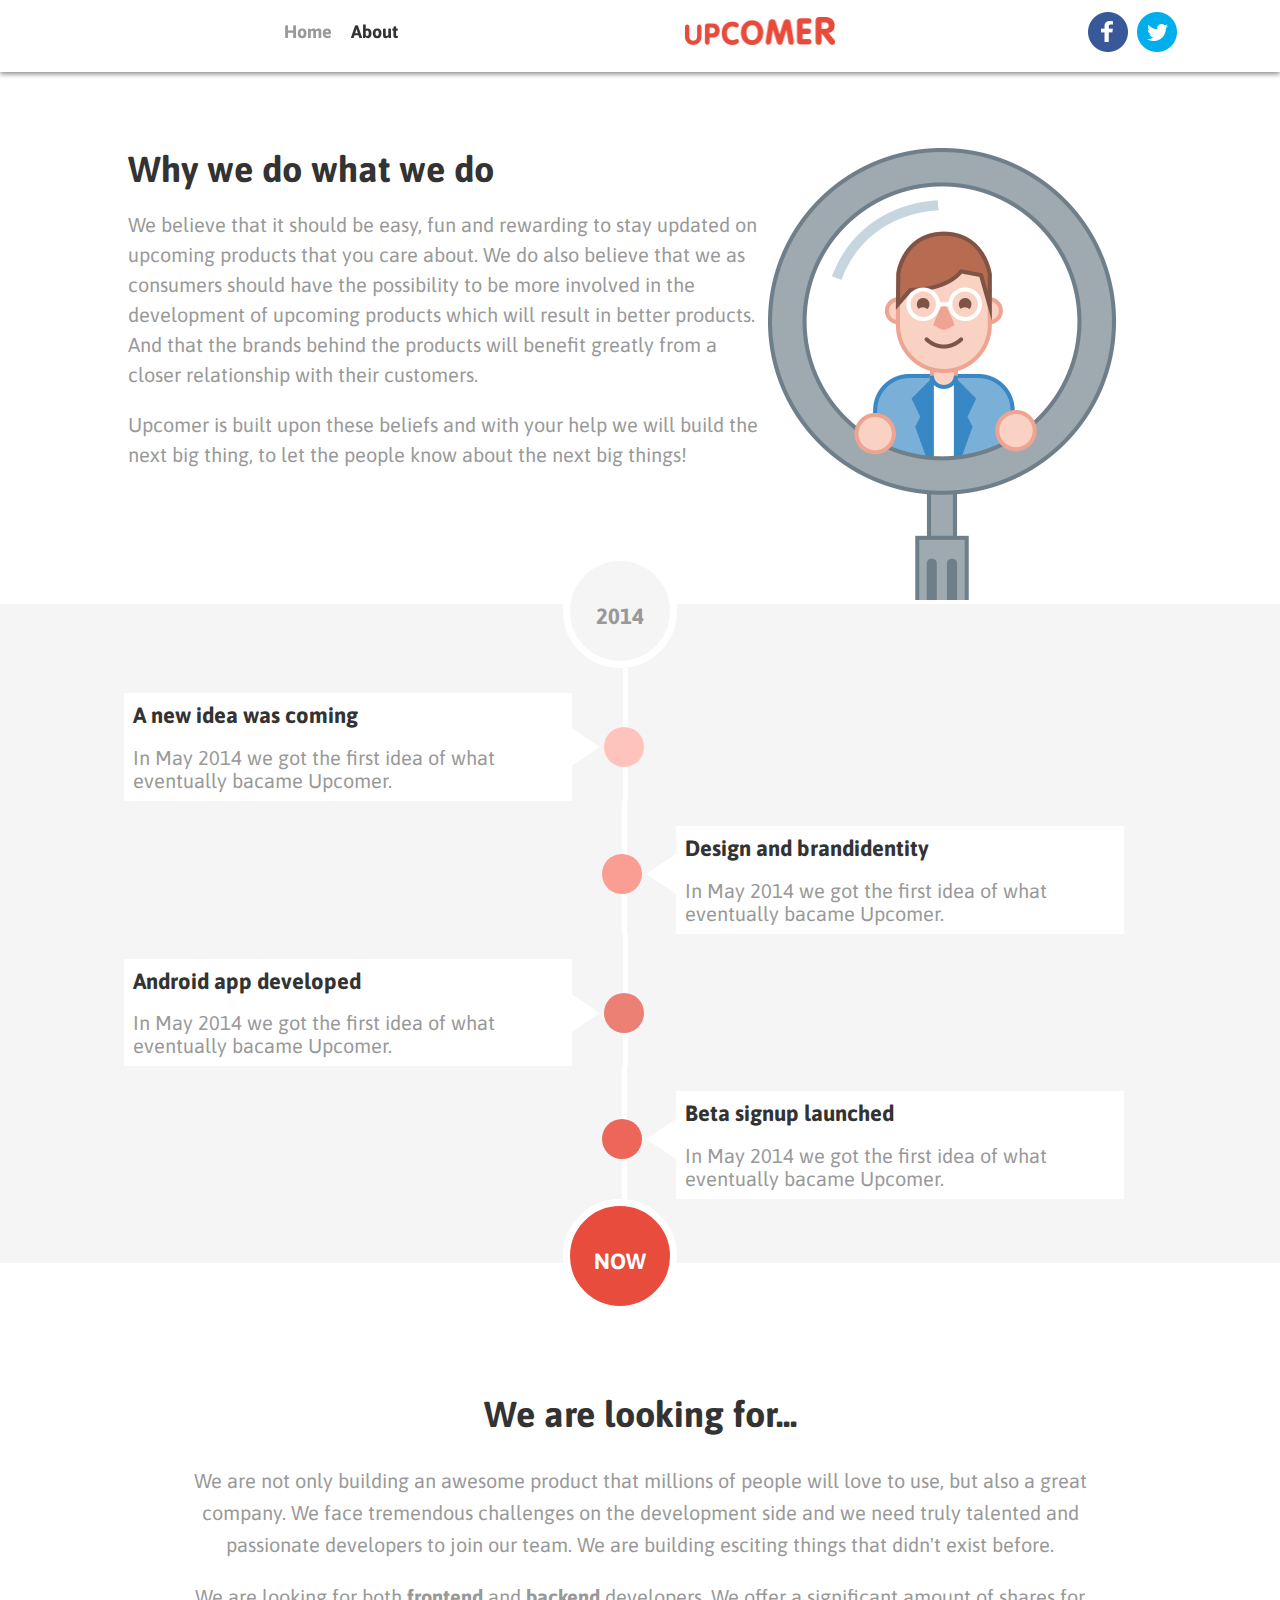
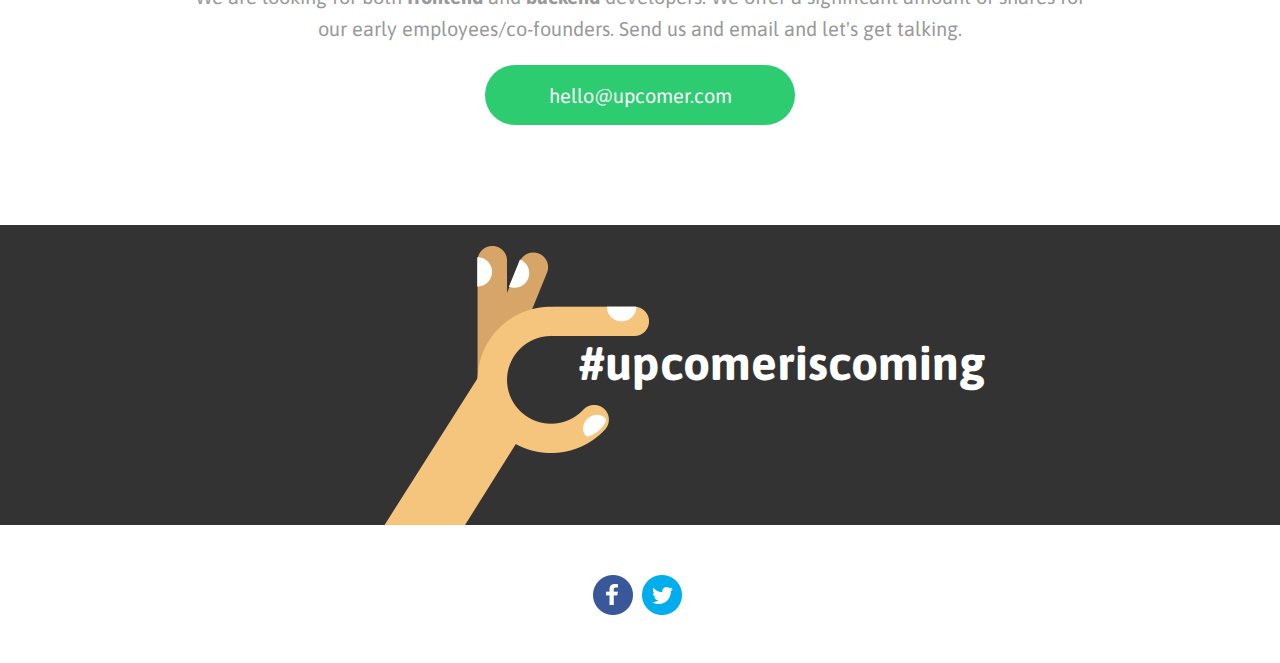
<file: about.html>
<!DOCTYPE html>
<html lang="en">
<head>
    <meta charset="UTF-8">
    <link rel="shortcut icon" href="images/icon.png" type="image/x-icon" />
    <title>Upcomer</title>
    <link rel="stylesheet" href="css/styles.css" media="screen" title="no title" charset="utf-8">
</head>
<body>
    <header>
        <div class="menu_btn" onclick="show_hidden_menu()">
            <img src="images/menu.png" alt="" />
        </div>
        <nav class="page_links">
            <ul>
                <li class="">
                    <a href="index.html">Home</a>
                </li>
                <li class="current_active">
                    <a href="">About</a>
                </li>
            </ul>
        </nav>
        <div class="upcomer_logo">
            <a href="index.html"><img src="images/upcomer-logo.png" alt="" /></a>
        </div>
        <nav class="social_links">
            <ul>
                <li>
                    <a href=""><img src="images/fb-icon.png" alt="" /></a>
                </li>
                <li>
                    <a href=""><img src="images/tweet-icon.png" alt="" /></a>
                </li>
            </ul>
        </nav>
    </header>
    <div class="hidden_header" id="hidden_header">
        <ul>
            <li>
                <a href="index.html">Home</a>
            </li>
            <li>
                <a href="">About</a>
            </li>
        </ul>
    </div>
    <main>
        <article class="why_we_do">
            <div class="wrapper">
                <div class="head">
                    Why we do what we do
                </div>
                <div class="content">
                    <p>
                        We believe that it should be easy, fun and rewarding to stay updated on upcoming products that you care about.
                        We do also believe that we as consumers should have the possibility to be more involved in the development of
                        upcoming products which will result in better products. And that the brands behind the products will benefit
                        greatly from a closer relationship with their customers.
                    </p>
                    <p>
                        Upcomer is built upon these beliefs and with your help we will build the next big thing, to let the people
                        know about the next big things!
                    </p>
                </div>
            </div>
            <div class="img">
                <img src="images/why_we_do.png" alt="" />
            </div>
        </article>
        <article class="timeline">
            <div class="circle_container">
                <div class="top_circle">
                    <span>2014</span>
                </div>
            </div>
            <section class="section_left">
                <div class="shapes">
                    <div class="circle_small circle1">
                        <!-- Here comes the circle  -->
                    </div>
                    <div class="tooltip_left">
                        <!-- Here is the tooltip -->
                    </div>
                </div>
                <div class="section_content">
                    <h3>
                        A new idea was coming
                    </h3>
                    <p>
                        In May 2014 we got  the first idea of what eventually bacame Upcomer.
                    </p>
                </div>
            </section>
            <section class="section_right">
                <div class="shapes">
                    <div class="circle_small circle2">
                        <!-- Here comes the circle  -->
                    </div>
                    <div class="tooltip_left">
                        <!-- Here is the tooltip -->
                    </div>
                </div>
                <div class="section_content">
                    <h3>
                        Design and brandidentity
                    </h3>
                    <p>
                        In May 2014 we got  the first idea of what eventually bacame Upcomer.
                    </p>
                </div>
            </section>
            <section class="section_left">
                <div class="shapes">
                    <div class="circle_small circle3">
                        <!-- Here comes the circle  -->
                    </div>
                    <div class="tooltip_left">
                        <!-- Here is the tooltip -->
                    </div>
                </div>
                <div class="section_content">
                    <h3>
                        Android app developed
                    </h3>
                    <p>
                        In May 2014 we got  the first idea of what eventually bacame Upcomer.
                    </p>
                </div>
            </section>
            <section class="section_right">
                <div class="shapes">
                    <div class="circle_small circle4">
                        <!-- Here comes the circle  -->
                    </div>
                    <div class="tooltip_left">
                        <!-- Here is the tooltip -->
                    </div>
                </div>
                <div class="section_content">
                    <h3>
                        Beta signup launched
                    </h3>
                    <p>
                        In May 2014 we got  the first idea of what eventually bacame Upcomer.
                    </p>
                </div>
            </section>
            <div class="circle_container">
                <div class="bottom_circle">
                    <span>NOW</span>
                </div>
            </div>
        </article>
        <article class="join_us">
            <h2>
                We are looking for...
            </h2>
            <p>
                We are not only building an awesome product that millions of people will love to use,
                but also a great company. We face tremendous challenges on the development side and we
                need truly talented and passionate developers to join our team. We are building esciting things
                that didn't exist before.
            </p>
            <p>
                We are looking for both <b>frontend</b> and <b>backend</b> developers. We offer a significant
                amount of shares for our early employees/co-founders.
                Send us and email and let's get talking.
            </p>
            <button class="green_button" type="" name="button">
                hello@upcomer.com
            </button>
        </article>
    </main>
    <footer>
        <div class="upcomeriscoming">
            <img src="images/hand.png" alt="" />
            <div class="footer_content">
                #upcomeriscoming
            </div>
        </div>
        <section class="footer_social_links">
            <img src="images/fb-icon.png" alt="" />
            <img src="images/tweet-icon.png" alt="" />
        </section>
    </footer>
    <script src="scripts/script.js" charset="utf-8"></script>
</body>
</html>
</file>
<file: css/styles.css>
@import url(https://fonts.googleapis.com/css?family=Asap:400,700);
body {
  margin-left: 0;
  margin-right: 0; }

header {
  position: fixed;
  box-shadow: 0 2px 5px #888;
  z-index: 2000;
  top: 0;
  width: 100%;
  background-color: #fff;
  height: 72px; }
  header .menu_btn {
    display: none;
    border-radius: 50%;
    cursor: pointer;
    width: 45px;
    height: 38px;
    position: absolute;
    margin-left: 15px;
    margin-top: 15px;
    transition: all 0.3s linear;
    text-align: center;
    padding-top: 7px; }
    header .menu_btn img {
      width: 25px; }
    header .menu_btn:hover {
      background-color: rgba(0, 0, 0, 0.1); }
  header nav {
    display: inline-block; }
    header nav ul {
      display: inline-block;
      margin: 0;
      padding: 0; }
      header nav ul li {
        height: 60px;
        line-height: 3;
        list-style-type: none;
        display: inline-block;
        font-family: "Asap", sans-serif;
        font-size: 18px;
        font-weight: bold;
        padding-right: 5px;
        transition: all 0.2s linear; }
        header nav ul li a {
          text-decoration: none;
          color: #999; }
        header nav ul li:hover {
          opacity: 0.7; }
  header .page_links {
    position: absolute;
    left: 22.2%; }
    header .page_links ul li {
      margin-right: 10px;
      margin-top: 5px; }
    header .page_links ul .current_active a {
      color: #333; }
  header .upcomer_logo {
    display: inline-block;
    padding-top: 12px;
    position: absolute;
    margin-top: 5px;
    left: 53.5%; }
    header .upcomer_logo img {
      width: 150px; }
  header .social_links {
    position: absolute;
    left: 85%;
    margin-top: 12px; }
    header .social_links img {
      opacity: 1;
      transition: all 0.3s linear; }
      header .social_links img:hover {
        opacity: 0.8; }

.hidden_header {
  left: -100%;
  position: fixed;
  width: 50%;
  z-index: 3000;
  height: 100%;
  transition: all 0.5s linear; }
  .hidden_header ul {
    padding: 0;
    margin: 0;
    width: 100%;
    height: 100%;
    background-color: rgba(0, 0, 0, 0.7); }
    .hidden_header ul li {
      display: block;
      height: 50px;
      border-bottom: 1px solid #fff;
      padding: 20px 0 0 50px;
      font-family: "Asap", sans-serif;
      font-size: 20px;
      transition: all 0.5s linear;
      cursor: pointer; }
      .hidden_header ul li a {
        text-decoration: none;
        color: yellow; }
      .hidden_header ul li:hover {
        background-color: black; }

main {
  margin-top: 73px;
  width: 100%; }
  main .news_letter {
    background-image: url("/Upcomer/images/bg1_repeat.png");
    text-align: center;
    font-family: "Asap", sans-serif;
    text-align: center;
    color: #fff; }
    main .news_letter .share_links {
      margin-top: 120px; }
      main .news_letter .share_links img {
        cursor: pointer;
        opacity: 1;
        transition: all 0.3s linear; }
        main .news_letter .share_links img:hover {
          opacity: 0.5; }
    main .news_letter .news_head {
      font-size: 52px;
      font-weight: bold;
      padding-top: 78px;
      word-wrap: wrap; }
    main .news_letter #label {
      margin: 35px 0; }
    main .news_letter footer {
      padding-top: 125px; }
      main .news_letter footer img {
        cursor: pointer; }
  main .news_content {
    font-family: "Asap", sans-serif;
    font-size: 24px;
    font-weight: 500;
    padding-left: 10px;
    padding-top: 40px;
    color: #fff;
    line-height: 1.4;
    display: inline-block;
    width: 60%; }
  main .head {
    font-family: "Asap", sans-serif;
    font-size: 36px;
    font-weight: bold;
    color: #333;
    z-index: 10; }
  main .content {
    font-family: "Asap", sans-serif;
    font-size: 20px;
    line-height: 1.5;
    display: inline-block;
    width: 60%;
    color: #999; }
  main .newsletter_form input {
    height: 60px;
    outline: none;
    width: 269px;
    background-color: rgba(255, 255, 255, 0.3);
    border: none;
    border-radius: 30px 0 0 30px;
    padding-left: 40px;
    font-family: "Asap", sans-serif;
    font-size: 20.3px;
    font-weight: 500;
    color: white; }
  main .newsletter_form button {
    height: 62px;
    outline: none;
    width: 81px;
    background-color: #2ecc71;
    border: none;
    border-radius: 0 30px 30px 0;
    font-family: "Asap", sans-serif;
    font-size: 20.3px;
    cursor: pointer;
    font-weight: 500;
    color: #fff;
    margin-left: -10px;
    transition: all 0.3s linear; }
    main .newsletter_form button:hover {
      background-color: #179c50; }
  main .newsletter_form div {
    font-family: "Asap", sans-serif;
    font-size: 16px;
    padding-top: 15px;
    color: #fff; }
  main .personalize {
    transition: all 0.5s linear;
    text-align: center;
    background-color: #fff;
    padding-top: 50px; }
    main .personalize .head {
      margin-bottom: 30px; }
  main .all_in_one_place {
    padding-top: 145px;
    padding-left: 10%;
    background-color: #f5f5f5; }
    main .all_in_one_place .head {
      display: inline-block;
      width: 40%;
      position: absolute;
      margin-top: 50px;
      left: 60%; }
    main .all_in_one_place .content {
      width: 40%;
      display: inline-block;
      position: absolute;
      margin-top: 140px;
      left: 60%; }
    main .all_in_one_place img {
      margin-right: 50px; }
  main .be_first_to_know {
    padding-top: 100px;
    height: 300px;
    padding-left: 10%;
    background-color: #f5f5f5; }
    main .be_first_to_know .head {
      display: inline-block;
      width: 35%;
      text-align: right;
      position: absolute;
      margin-top: 80px; }
    main .be_first_to_know .content {
      display: inline-block;
      width: 35%;
      text-align: right;
      position: absolute;
      margin-top: 160px; }
    main .be_first_to_know img {
      position: absolute;
      left: 50%; }
  main .news_letter_footer {
    background-image: url("/Upcomer/images/bg2.png");
    margin-top: 100px;
    text-align: center;
    padding-top: 65px; }
  main .why_we_do {
    padding-top: 75px;
    display: flex;
    flex-direction: row; }
    main .why_we_do .wrapper {
      width: 50%;
      padding-left: 10%; }
      main .why_we_do .wrapper .content {
        width: 100%; }
    main .why_we_do .img {
      width: 35%; }
  main .timeline {
    background-color: #f5f5f5; }
    main .timeline .circle_container span {
      font-family: "Asap", sans-serif;
      font-size: 22px;
      font-weight: bold; }
    main .timeline .circle_container .top_circle {
      color: #999;
      background-color: #f5f5f5;
      width: 100px;
      height: 100px;
      border-radius: 65px;
      text-align: center;
      line-height: 5;
      border: 7px solid #fff;
      margin-top: -50px; }
    main .timeline .circle_container .bottom_circle {
      background-color: #e74c3c;
      width: 100px;
      color: #fff;
      height: 100px;
      border-radius: 65px;
      border: 7px solid #fff;
      text-align: center;
      line-height: 5;
      margin-bottom: -50px; }
    main .timeline .shapes {
      display: inline-block;
      width: 100px;
      margin-left: 30px;
      line-height: 11;
      position: absolute; }
      main .timeline .shapes .circle_small {
        width: 40px;
        height: 40px;
        display: inline-block;
        border-radius: 20px; }
      main .timeline .shapes .tooltip_left {
        width: 0;
        height: 0;
        border-top: 20px solid transparent;
        border-right: 30px solid white;
        border-bottom: 20px solid transparent;
        display: inline-block; }
      main .timeline .shapes .circle1 {
        background-color: #ffc3bd; }
      main .timeline .shapes .circle2 {
        background-color: #fa9d93; }
      main .timeline .shapes .circle3 {
        background-color: #ed8074; }
      main .timeline .shapes .circle4 {
        background-color: #ec675a; }
    main .timeline .section_content {
      width: 70%;
      display: inline-block;
      margin-left: 50px;
      padding-left: 49px;
      padding-top: 25px;
      border-left: 5px solid white; }
      main .timeline .section_content h3 {
        background-color: white;
        margin: 0;
        padding: 2%;
        font-family: "Asap", sans-serif;
        font-size: 22px;
        font-weight: bold;
        color: #333; }
      main .timeline .section_content p {
        font-family: "Asap", sans-serif;
        font-size: 20px;
        color: #999;
        background-color: white;
        margin: 0;
        padding: 2%; }
  main .join_us {
    padding: 100px 0;
    font-family: "Asap", sans-serif;
    text-align: center; }
    main .join_us h2 {
      font-size: 36px;
      font-weight: bold;
      color: #333; }
    main .join_us p {
      font-size: 20px;
      width: 70%;
      margin-left: 15%;
      line-height: 1.6;
      color: #999; }
    main .join_us .green_button {
      background-color: #2ecc71;
      border-radius: 30px;
      height: 60px;
      color: white;
      font-family: "Asap", sans-serif;
      font-size: 20px;
      width: 310px;
      cursor: pointer;
      outline: none;
      border: none;
      transition: all 0.3s linear; }
      main .join_us .green_button:hover {
        background-color: #179c50; }

footer .upcomeriscoming {
  height: 300px;
  background-color: #333; }
  footer .upcomeriscoming img {
    margin-top: 21px;
    margin-left: 30%; }
  footer .upcomeriscoming .footer_content {
    position: absolute;
    display: inline-block;
    width: 50%;
    font-family: "Asap", sans-serif;
    font-size: 48px;
    font-weight: bold;
    color: #fff;
    margin-top: 110px;
    margin-left: -70px; }
footer .footer_social_links {
  height: 80px;
  padding-top: 50px;
  text-align: center; }
  footer .footer_social_links img {
    margin-right: 5px;
    opacity: 1;
    cursor: pointer;
    transition: all 0.3s linear; }
    footer .footer_social_links img:hover {
      opacity: 0.7; }

.show {
  left: 0;
  z-index: 95; }

.hide {
  z-index: 90;
  left: -100%;
  position: absolute; }

.show_noti {
  display: block; }

.hide_noti {
  display: none;
  position: absolute; }

@media (max-width: 1100px) {
  main .news_letter footer {
    padding-top: 65px; }
  main .timeline {
    padding-left: 5%; } }
@media (min-width: 1101px) {
  main .timeline .section_left .section_content {
    padding-right: 8%;
    margin-left: 57px;
    padding-left: 10.4%; }
  main .timeline .section_left .shapes {
    margin-left: 42.5%; } }
@media (min-width: 1024px) {
  .timeline {
    display: flex;
    flex-direction: column; }
    .timeline .circle_container .top_circle,
    .timeline .circle_container .bottom_circle {
      margin-left: 44%; }
    .timeline .section_right,
    .timeline .section_left {
      width: 50%; }
    .timeline .section_left .section_content {
      border-right: 5px solid #fff;
      border-left: none;
      padding-right: 9%;
      padding-left: 10.5%; }
    .timeline .section_left .shapes {
      transform: rotate(180deg);
      margin-left: 39.5%;
      line-height: 8; }
    .timeline .section_right {
      margin-left: 44.7%; }
      .timeline .section_right .section_content {
        border-right: none;
        border-left: 5px solid #fff; } }
@media (max-width: 1024px) {
  main .news_letter footer {
    padding-top: 65px; }
  main .join_us {
    display: flex;
    flex-direction: column;
    text-align: center; }
    main .join_us .green_button {
      margin-left: 30%; }
  main .why_we_do {
    display: flex;
    flex-direction: column;
    text-align: center; }
    main .why_we_do .wrapper {
      width: 80%; }
    main .why_we_do .img {
      text-align: center;
      width: 40%;
      margin-left: 30%; }
      main .why_we_do .img img {
        width: 90%;
        height: auto; } }
@media (max-width: 980px) {
  main #hidden_div {
    display: none; }
  main .news_letter_footer {
    flex-direction: column; }
    main .news_letter_footer .news_content {
      display: inline-block;
      width: 90%; }
  main .news_letter {
    display: flex;
    flex-direction: column; }
    main .news_letter .news_content {
      display: none; }
    main .news_letter img {
      width: initial; }
    main .news_letter footer {
      padding-top: 151px; }
  main .personalize .wrapper {
    padding-top: 50px; }
    main .personalize .wrapper .head {
      margin-left: 15px; }
    main .personalize .wrapper .content {
      text-align: right; }
  main .personalize img {
    width: 50%; }
  main article {
    display: flex;
    flex-direction: row;
    flex-wrap: nowrap; }
    main article .head {
      position: relative; }
    main article .content {
      position: relative;
      width: 80%; }
    main article img {
      width: 70%;
      height: auto;
      margin-top: 20px; }
    main article #be_first_img {
      margin-right: 10%; }
  main .news_letter img {
    width: initial;
    height: initial; }
  main .be_first_to_know img {
    height: auto;
    width: 50%; }
  main .timeline {
    display: flex;
    flex-direction: column; }

  footer .upcomeriscoming img {
    margin-left: 15%; } }
@media (max-width: 768px) {
  header .menu_btn {
    display: block; }
  header .page_links {
    display: none; }
  header .upcomer_logo {
    left: 30%; }
  header .social_links {
    left: 75%; }

  main article {
    display: flex;
    flex-direction: column; }
  main .news_letter .news_head {
    font-size: 38px; }
  main .news_letter footer {
    padding-top: 185px; }
  main .news_letter_footer {
    margin-top: 100px; }
    main .news_letter_footer .news_content {
      padding-top: 0;
      font-size: 18px; }
  main .be_first_to_know {
    height: 500px;
    padding-top: 0;
    display: flex;
    flex-direction: column; }
    main .be_first_to_know .wrapper {
      text-align: center; }
      main .be_first_to_know .wrapper .head {
        width: 90%;
        margin-top: 100px;
        position: static;
        text-align: center; }
      main .be_first_to_know .wrapper .content {
        width: 90%;
        position: static;
        font-size: 16px;
        text-align: center;
        margin-top: 40px; }
    main .be_first_to_know .img {
      text-align: center; }
      main .be_first_to_know .img img {
        position: static; }
  main .all_in_one_place {
    padding-top: 0;
    display: flex;
    flex-direction: column; }
    main .all_in_one_place .wrapper {
      text-align: center;
      width: 90%; }
      main .all_in_one_place .wrapper .head {
        width: 90%;
        position: static; }
      main .all_in_one_place .wrapper .content {
        width: 90%;
        margin-top: 40px;
        position: static;
        font-size: 16px; }
    main .all_in_one_place .img {
      text-align: center; }
      main .all_in_one_place .img img {
        height: 100%; }
  main .personalize .wrapper .content {
    font-size: 16px;
    text-align: center; }
  main .personalize img {
    width: 100%; }
  main .why_we_do .wrapper .head {
    font-size: 29px; }
  main .why_we_do .wrapper .content p {
    font-size: 16px; }
  main .timeline .section_content h3 {
    font-size: 18px; }
  main .timeline .section_content p {
    font-size: 14px; }
  main .timeline {
    padding-left: 2%; }
    main .timeline .circle_container .bottom_circle {
      margin-left: -10px; }
  main .join_us h2 {
    font-size: 29px; }
  main .join_us p {
    font-size: 16px; }

  footer .upcomeriscoming {
    height: 200px; }
    footer .upcomeriscoming img {
      margin-left: 0;
      height: 160px;
      margin-top: 40px;
      margin-left: 10%; }
    footer .upcomeriscoming .footer_content {
      font-size: 30px;
      margin-top: 95px;
      margin-left: -45px; } }
@media (max-width: 613px) {
  main .join_us .green_button {
    width: 80%;
    margin-left: 10%; }
  main .news_letter .newsletter_form {
    width: 100%; }
    main .news_letter .newsletter_form input {
      width: 60%; }
  main .news_letter footer {
    bottom: -35px; }
  main .news_letter_footer {
    height: 390px;
    margin-top: 0; }
    main .news_letter_footer .newsletter_form {
      padding-top: 80px;
      width: 100%; }
      main .news_letter_footer .newsletter_form input {
        width: 60%; } }
@media (max-width: 480px) {
  header .social_links ul li a img {
    height: 30px; }

  main .news_letter_footer {
    height: 395px; }

  footer .upcomeriscoming {
    height: 200px; }
    footer .upcomeriscoming img {
      margin-left: 0;
      height: 160px;
      margin-top: 40px;
      margin-left: 0; } }
@media (max-width: 463px) {
  main .news_letter footer {
    padding-top: 145px; } }
@media (max-width: 410px) {
  header .upcomer_logo {
    left: 20%; }
    header .upcomer_logo img {
      width: 130px; }
  header .social_links {
    left: 70%; }

  main .news_letter_footer {
    height: 395px; }

  footer .upcomeriscoming {
    height: 130px; }
    footer .upcomeriscoming img {
      margin-left: 0;
      height: 100px;
      margin-top: 30px;
      margin-left: 0; }
    footer .upcomeriscoming .footer_content {
      font-size: 25px;
      margin-top: 60px;
      margin-left: -25px; } }
@media (max-width: 350px) {
  main .news_letter_footer {
    height: 450px; }
    main .news_letter_footer .newsletter_form input {
      width: 50%; } }
@media (max-width: 320px) {
  main .news_letter footer {
    padding-top: 125px; } }

/*# sourceMappingURL=styles.css.map */
</file>
